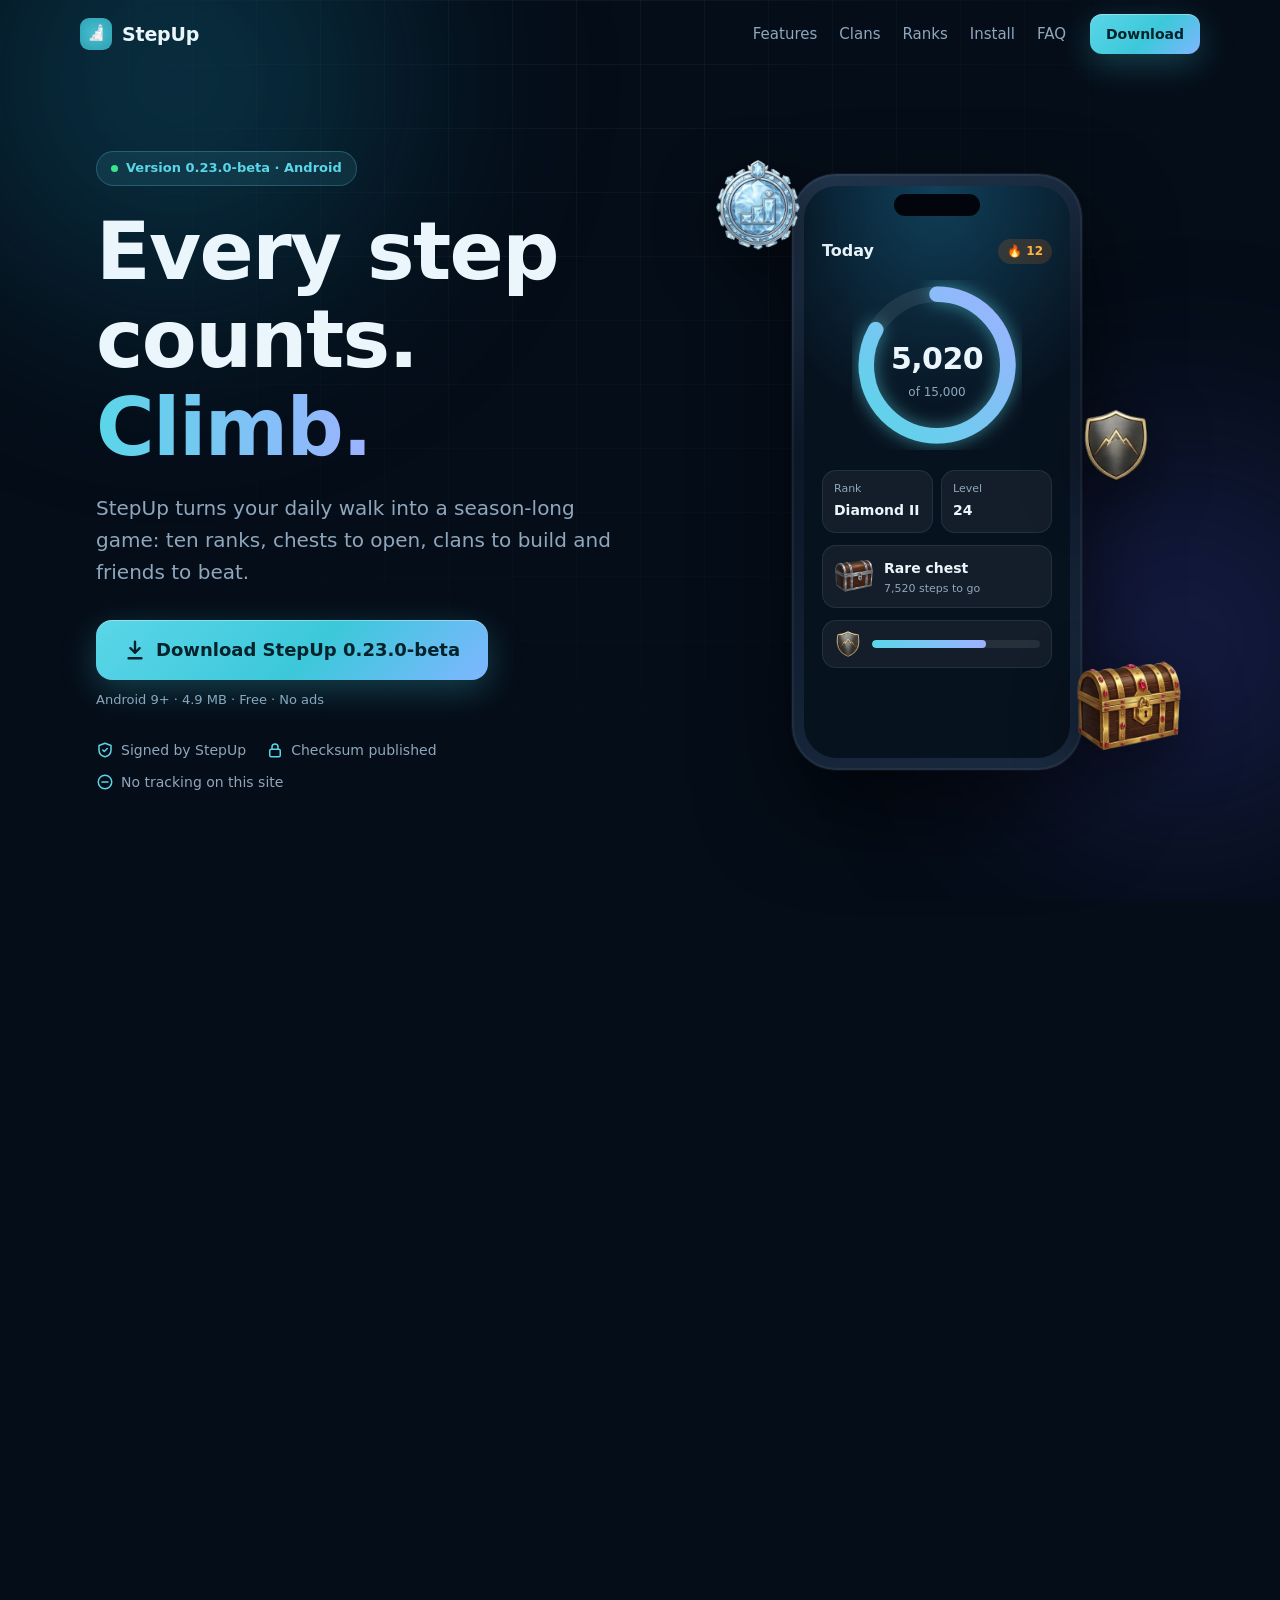
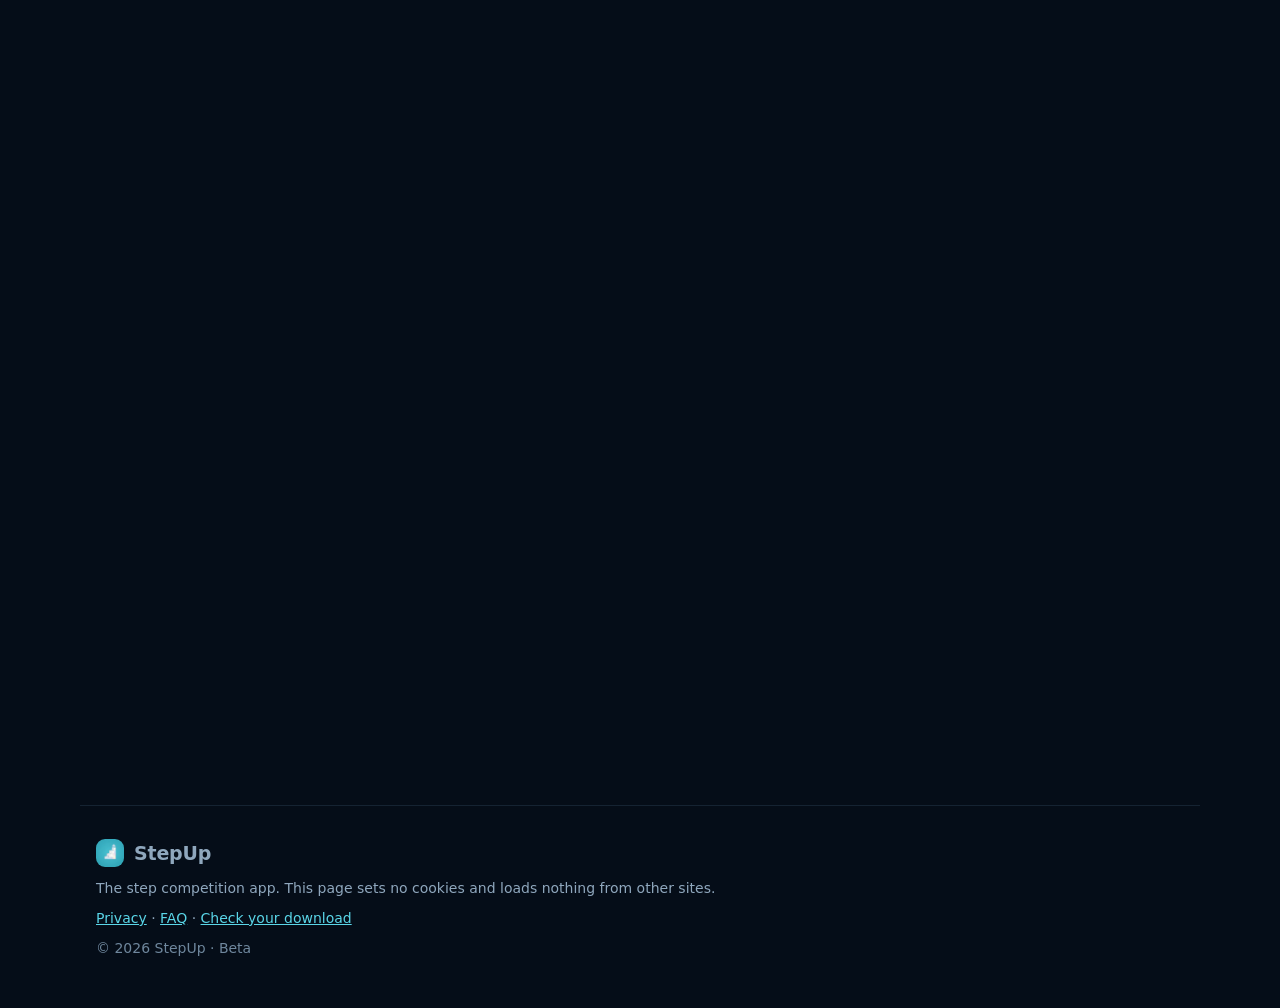
<file: index.html>
<!doctype html>
<html lang="en">
<head>
<meta charset="utf-8">
<meta name="viewport" content="width=device-width, initial-scale=1, viewport-fit=cover">
<meta http-equiv="Content-Security-Policy" content="default-src 'none'; script-src 'self'; style-src 'self'; img-src 'self' data:; connect-src 'self'; manifest-src 'self'; base-uri 'none'; form-action 'none'; object-src 'none'; upgrade-insecure-requests">
<meta name="referrer" content="no-referrer">
<meta name="color-scheme" content="dark">
<meta name="theme-color" content="#07121f">
<title>StepUp – walk, climb the ranks, win with your clan</title>
<meta name="description" content="StepUp turns your daily steps into a game: 10 ranks, chests, clans, duels and seasons. Download the latest version for Android.">
<link rel="icon" href="icon.png">
<link rel="apple-touch-icon" href="icon.png">
<meta property="og:type" content="website">
<meta property="og:title" content="StepUp – every step counts">
<meta property="og:description" content="Ranks, chests, clans and duels for your daily walk. Free for Android.">
<meta property="og:image" content="https://speedtestyrv.github.io/stepup/img/og.png">
<meta property="og:image:width" content="1200">
<meta property="og:image:height" content="630">
<meta property="og:url" content="https://speedtestyrv.github.io/stepup/">
<meta property="og:site_name" content="StepUp">
<meta name="twitter:card" content="summary_large_image">
<link rel="canonical" href="https://speedtestyrv.github.io/stepup/">
<link rel="manifest" href="site.webmanifest">
<link rel="stylesheet" href="style.css">
<script src="app.js" defer></script>
</head>
<body>
<div class="bg" aria-hidden="true"><span class="orb o1"></span><span class="orb o2"></span><span class="grid"></span></div>

<header class="nav" id="nav">
  <a class="brand" href="#top" aria-label="StepUp home"><img src="img/ic_launcher_art.webp" alt="" width="32" height="32"><span>StepUp</span></a>
  <nav class="links" aria-label="Sections">
    <a href="#features">Features</a><a href="#clans">Clans</a><a href="#ranks">Ranks</a><a href="#install">Install</a><a href="#faq">FAQ</a>
  </nav>
  <a class="btn btn-sm dl" href="#install">Download</a>
</header>

<main id="top">
  <!-- Hero -->
  <section class="hero">
    <div class="hero-text">
      <span class="eyebrow reveal"><span class="dot"></span><span id="ver">Android · Beta</span></span>
      <h1 class="reveal">Every step<br>counts. <span class="grad">Climb.</span></h1>
      <p class="lead reveal">StepUp turns your daily walk into a season-long game: ten ranks, chests to open, clans to build and friends to beat.</p>
      <div class="cta reveal">
        <a class="btn btn-lg dl" href="#install">
          <svg viewBox="0 0 24 24" aria-hidden="true"><path d="M12 3v12m0 0-5-5m5 5 5-5M5 21h14"/></svg>
          <span class="dltext">Download for Android</span>
        </a>
        <span class="meta"><span class="size">Android 9+ · about 5 MB</span> · Free · No ads</span>
      </div>
      <ul class="trust reveal" aria-label="Safety">
        <li><svg viewBox="0 0 24 24" aria-hidden="true"><path d="M12 3l8 3v6c0 5-3.5 8-8 9-4.5-1-8-4-8-9V6z"/><path d="m9 12 2 2 4-4"/></svg>Signed by StepUp</li>
        <li><svg viewBox="0 0 24 24" aria-hidden="true"><rect x="5" y="11" width="14" height="10" rx="2"/><path d="M8 11V8a4 4 0 0 1 8 0v3"/></svg>Checksum published</li>
        <li><svg viewBox="0 0 24 24" aria-hidden="true"><circle cx="12" cy="12" r="9"/><path d="M8 12h8"/></svg>No tracking on this site</li>
      </ul>
    </div>

    <div class="hero-art reveal">
      <img class="float f1" src="img/rank_7.webp" alt="" width="96" height="96">
      <img class="float f2" src="img/chest_legendary.webp" alt="" width="110" height="110">
      <img class="float f3" src="img/clan_emblem_4.webp" alt="" width="76" height="76">
      <div class="phone" role="img" aria-label="The StepUp home screen with today's step ring">
        <div class="notch"></div>
        <div class="screen">
          <div class="s-top"><span>Today</span><span class="chip">🔥 12</span></div>
          <div class="ring">
            <svg viewBox="0 0 120 120" aria-hidden="true">
              <defs><linearGradient id="rg" x1="0" y1="0" x2="1" y2="1"><stop offset="0" stop-color="#5ad6e8"/><stop offset="1" stop-color="#9db2ff"/></linearGradient></defs>
              <circle cx="60" cy="60" r="50" class="track"/>
              <circle cx="60" cy="60" r="50" class="fill" id="ringfill"/>
            </svg>
            <div class="ring-num"><b id="steps">0</b><small>of 15,000</small></div>
          </div>
          <div class="s-row">
            <div class="s-card"><small>Rank</small><b>Diamond II</b></div>
            <div class="s-card"><small>Level</small><b>24</b></div>
          </div>
          <div class="s-chest"><img src="img/chest_rare.webp" alt="" width="40" height="40"><div><b>Rare chest</b><small id="next">7,520 steps to go</small></div></div>
          <div class="s-clan"><img src="img/clan_emblem_4.webp" alt="" width="28" height="28"><div class="bar"><span id="clanbar"></span></div></div>
        </div>
      </div>
    </div>
  </section>

  <!-- Numbers -->
  <section class="stats" aria-label="StepUp in numbers">
    <div class="stat reveal"><b data-count="10">0</b><span>ranks from Iron to Legend</span></div>
    <div class="stat reveal"><b data-count="4">0</b><span>chest tiers to open</span></div>
    <div class="stat reveal"><b data-count="10">0</b><span>players per clan</span></div>
    <div class="stat reveal"><b data-count="30">0</b><span>day seasons</span></div>
  </section>

  <!-- Features -->
  <section class="block" id="features">
    <h2 class="reveal">Built to keep you walking</h2>
    <p class="sub reveal">Real steps from Health Connect and Google Fit. Real rivals. A reason to take the long way home.</p>
    <div class="cards">
      <article class="card reveal"><div class="art"><img src="img/rank_4.webp" alt="" width="64" height="64"><img src="img/rank_8.webp" alt="" width="64" height="64"></div><h3>Ranked challenges</h3><p>Pick a walk, beat the clock, earn rank points. Ten tiers, each harder than the last.</p></article>
      <article class="card reveal"><div class="art"><img src="img/chest_common.webp" alt="" width="64" height="64"><img src="img/chest_epic.webp" alt="" width="64" height="64"></div><h3>Chests every 10,000 steps</h3><p>Open them with a spin: XP, rank points, 2x boosts, rerolls and streak restores.</p></article>
      <article class="card reveal"><div class="art"><img src="img/clan_emblem_9.webp" alt="" width="64" height="64"><img src="img/clan_vault.webp" alt="" width="64" height="64"></div><h3>Clans with a vault</h3><p>Walk together, fill the season track and stock the vault. The leader pays the salaries.</p></article>
      <article class="card reveal"><div class="art icon"><svg viewBox="0 0 24 24" aria-hidden="true"><path d="M14.5 17.5 3 6V3h3l11.5 11.5M13 19l6-6M16 16l4 4M19 21l2-2"/><path d="M9.5 6.5 21 18v3h-3L6.5 9.5M11 5 5 11M8 8 4 4"/></svg></div><h3>Duels and friends</h3><p>Challenge a friend for 1, 3 or 7 days. Chat, gift items and trade face to face.</p></article>
      <article class="card reveal"><div class="art icon"><svg viewBox="0 0 24 24" aria-hidden="true"><path d="M12 3c1 3 4 4 4 8a4 4 0 0 1-8 0c0-2 1-3 1-3 0 2 1.5 3 1.5 3S9 8 12 3z"/><path d="M8 21h8"/></svg></div><h3>Streaks and quests</h3><p>Daily and weekly quests, a streak with gift days, and a weekly plan that fits your life.</p></article>
      <article class="card reveal"><div class="art"><img src="img/crown.webp" alt="" width="64" height="64"></div><h3>Seasons and the crown</h3><p>A fresh leaderboard every 30 days. Finish first and the crown is yours.</p></article>
      <article class="card reveal"><div class="art icon"><svg viewBox="0 0 24 24" aria-hidden="true"><path d="M4 19h16M7 15V9M12 15V5M17 15v-4"/></svg></div><h3>Your week in numbers</h3><p>Distance, calories, a Monday recap and monthly reports. See how far you've really come.</p></article>
      <article class="card reveal"><div class="art icon"><svg viewBox="0 0 24 24" aria-hidden="true"><path d="M6 8a6 6 0 0 1 12 0c0 7 3 9 3 9H3s3-2 3-9"/><path d="M10.3 21a1.94 1.94 0 0 0 3.4 0"/></svg></div><h3>Smart reminders</h3><p>A nudge before your streak breaks, plan reminders, and rest and water alerts on long walks.</p></article>
      <article class="card reveal"><div class="art"><img src="img/item_boost.webp" alt="" width="64" height="64"></div><h3>Gifts and trades</h3><p>Send items to friends or trade face to face: both press Ready, then Accept.</p></article>
    </div>
  </section>

  <!-- Clans spotlight -->
  <section class="block split" id="clans">
    <div class="reveal">
      <span class="eyebrow"><span class="dot"></span>Clans</span>
      <h2>Clans: walk as one</h2>
      <p class="sub left">Up to ten players. Every step after you join fills the clan's season track. Each milestone drops a chest into the clan vault, and only the leader decides who gets paid.</p>
      <ul class="ticks">
        <li>Clan leaderboard: today, this week, this season</li>
        <li>Open clans or join by request</li>
        <li>Salaries arrive straight in your inventory</li>
      </ul>
    </div>
    <div class="track-demo reveal" aria-label="A clan season track filling up">
      <div class="track-head"><img src="img/clan_emblem_4.webp" alt="" width="44" height="44"><div><b>Baltic Striders</b><small>Season track</small></div></div>
      <div class="track">
        <div class="line"><span class="line-fill"></span></div>
        <div class="nodes">
          <span class="node"><img src="img/chest_common.webp" alt="Common chest" width="44" height="44"><small>50k</small></span>
          <span class="node"><img src="img/chest_rare.webp" alt="Rare chest" width="44" height="44"><small>175k</small></span>
          <span class="node"><img src="img/chest_epic.webp" alt="Epic chest" width="44" height="44"><small>500k</small></span>
          <span class="node"><img src="img/chest_legendary.webp" alt="Legendary chest" width="44" height="44"><small>1.6M</small></span>
        </div>
      </div>
      <div class="vault"><img src="img/clan_vault.webp" alt="" width="56" height="56"><div><b>Clan vault</b><small>The leader pays salaries</small></div></div>
    </div>
  </section>

  <!-- Ranks -->
  <section class="block" id="ranks">
    <h2 class="reveal">From Iron to Legend</h2>
    <p class="sub reveal">Ten ranks. Win challenges to climb, miss them and you slide back.</p>
    <div class="ladder reveal">
      <figure><img src="img/rank_1.webp" alt="" width="72" height="72"><figcaption>Iron</figcaption></figure>
      <figure><img src="img/rank_2.webp" alt="" width="72" height="72"><figcaption>Bronze</figcaption></figure>
      <figure><img src="img/rank_3.webp" alt="" width="72" height="72"><figcaption>Silver</figcaption></figure>
      <figure><img src="img/rank_4.webp" alt="" width="72" height="72"><figcaption>Gold</figcaption></figure>
      <figure><img src="img/rank_5.webp" alt="" width="72" height="72"><figcaption>Platinum</figcaption></figure>
      <figure><img src="img/rank_6.webp" alt="" width="72" height="72"><figcaption>Emerald</figcaption></figure>
      <figure><img src="img/rank_7.webp" alt="" width="72" height="72"><figcaption>Diamond</figcaption></figure>
      <figure><img src="img/rank_8.webp" alt="" width="72" height="72"><figcaption>Master</figcaption></figure>
      <figure><img src="img/rank_9.webp" alt="" width="72" height="72"><figcaption>Grandmaster</figcaption></figure>
      <figure><img src="img/rank_10.webp" alt="" width="72" height="72"><figcaption>Legend</figcaption></figure>
    </div>
  </section>

  <!-- Install -->
  <section class="block" id="install">
    <div class="download-panel reveal">
      <img src="img/ic_launcher_art.webp" alt="" width="88" height="88">
      <h2>Get StepUp</h2>
      <p class="sub" id="vername">The latest version for Android</p>
      <a class="btn btn-lg dl" id="dl" href="#" rel="noopener">
        <svg viewBox="0 0 24 24" aria-hidden="true"><path d="M12 3v12m0 0-5-5m5 5 5-5M5 21h14"/></svg>
        <span class="dltext">Download for Android</span>
      </a>
      <span class="meta"><span class="size">Android 9+ · about 5 MB</span></span>
      <div class="qr" id="qr">
        <img src="img/qr.svg" alt="QR code that opens this page" width="132" height="132">
        <p><b>On a computer?</b> Scan this with your phone's camera to open the page there and download StepUp.</p>
      </div>
    </div>

    <div class="steps">
      <div class="step reveal"><b>1</b><h3>Download</h3><p>Tap Download and open the file. Allow installs from your browser if asked.</p></div>
      <div class="step reveal"><b>2</b><h3>Install</h3><p>Play Protect may suggest a scan: tap Scan app or Install without scanning. StepUp is just new to Google.</p></div>
      <div class="step reveal"><b>3</b><h3>Walk</h3><p>Create your account (one per phone) and allow steps in Health Connect. That's it.</p></div>
    </div>

    <div class="two">
      <div class="panel reveal">
        <h3>Updating</h3>
        <p>Install the new file over your old StepUp. Your progress lives on your account, nothing is lost. Open the file with the newest version in its name; older StepUp files in Downloads can be deleted.</p>
        <p class="muted">"App not installed"? Your phone has a very old StepUp (1.5 or older) signed differently. Uninstall it, install the new file and sign in again.</p>
      </div>
      <div class="panel reveal" id="notes-box" hidden>
        <h3 id="notes-title">What's new</h3>
        <ul class="ticks" id="notes"></ul>
      </div>
    </div>

    <!-- Verify -->
    <div class="panel verify reveal" id="verify">
      <h3><svg viewBox="0 0 24 24" aria-hidden="true"><path d="M12 3l8 3v6c0 5-3.5 8-8 9-4.5-1-8-4-8-9V6z"/><path d="m9 12 2 2 4-4"/></svg>Check that your download is genuine</h3>
      <p class="muted">Only download StepUp from this page. Every release is signed with the StepUp key; a changed or fake file can't carry that signature and won't install over the real app.</p>
      <dl>
        <dt>File SHA-256</dt><dd><code id="sha">published with each release</code><button class="copy" data-copy="sha" type="button">Copy</button></dd>
        <dt>Signing certificate SHA-256</dt><dd><code id="cert">83:42:20:C7:A9:91:3B:F7:CF:BC:21:94:74:7A:CE:2C:17:46:33:36:41:24:26:E0:58:2B:0A:A5:16:7A:80:10</code><button class="copy" data-copy="cert" type="button">Copy</button></dd>
      </dl>
    </div>
  </section>

  <!-- FAQ -->
  <section class="block" id="faq">
    <h2 class="reveal">Questions</h2>
    <p class="sub reveal">Short answers to what people ask most.</p>
    <div class="faq">
      <details class="reveal"><summary>Is StepUp free?</summary><p>Yes. No ads, no subscriptions, nothing to buy. Everything in the game is earned by walking.</p></details>
      <details class="reveal"><summary>Which phones does it work on?</summary><p>Android 9 or newer with Health Connect (built into Android 14 and newer, a free app from Google Play on older phones). iPhone is not supported.</p></details>
      <details class="reveal"><summary>Where do my steps come from?</summary><p>From Health Connect: your phone's own step counter, Google Fit, Samsung Health or a watch that syncs there. Steps typed in by hand don't count. The app has a step-by-step Google Fit guide.</p></details>
      <details class="reveal"><summary>Why isn't it on Google Play?</summary><p>StepUp is in beta and shared straight from this page. Every file is signed with the StepUp key and its checksum is published here, so you can check it's genuine.</p></details>
      <details class="reveal"><summary>Play Protect warns me. Is that safe?</summary><p>Google warns about apps it hasn't seen many times yet. Tap <i>Scan app</i> or <i>Install without scanning</i>. Only download StepUp from this page.</p></details>
      <details class="reveal"><summary>How do I update?</summary><p>When a new version is out, the app tells you and its button brings you here. Install the new file over the old one; your progress is saved on your account.</p></details>
      <details class="reveal"><summary>I got a new phone. What now?</summary><p>One account works on one phone. On the new phone sign in and tap <i>Move my account</i>: after 3 days it moves over, and your old phone can cancel it. You can move once every 30 days.</p></details>
      <details class="reveal"><summary>What data does StepUp keep?</summary><p>Your email (for signing in, never shown), username, optional country, city and photo, and your daily step totals and game progress. <a href="privacy.html">Read the privacy page</a>.</p></details>
      <details class="reveal"><summary>How do I delete my account?</summary><p>In the app: Settings → Delete account. Your profile and progress are removed and the phone is freed.</p></details>
    </div>
  </section>
</main>

<footer class="foot">
  <div class="brand"><img src="img/ic_launcher_art.webp" alt="" width="28" height="28"><span>StepUp</span></div>
  <p>The step competition app. This page sets no cookies and loads nothing from other sites.</p>
  <p><a href="privacy.html">Privacy</a> · <a href="#faq">FAQ</a> · <a href="#verify">Check your download</a></p>
  <p class="muted">© 2026 StepUp · Beta</p>
</footer>
</body>
</html>
</file>
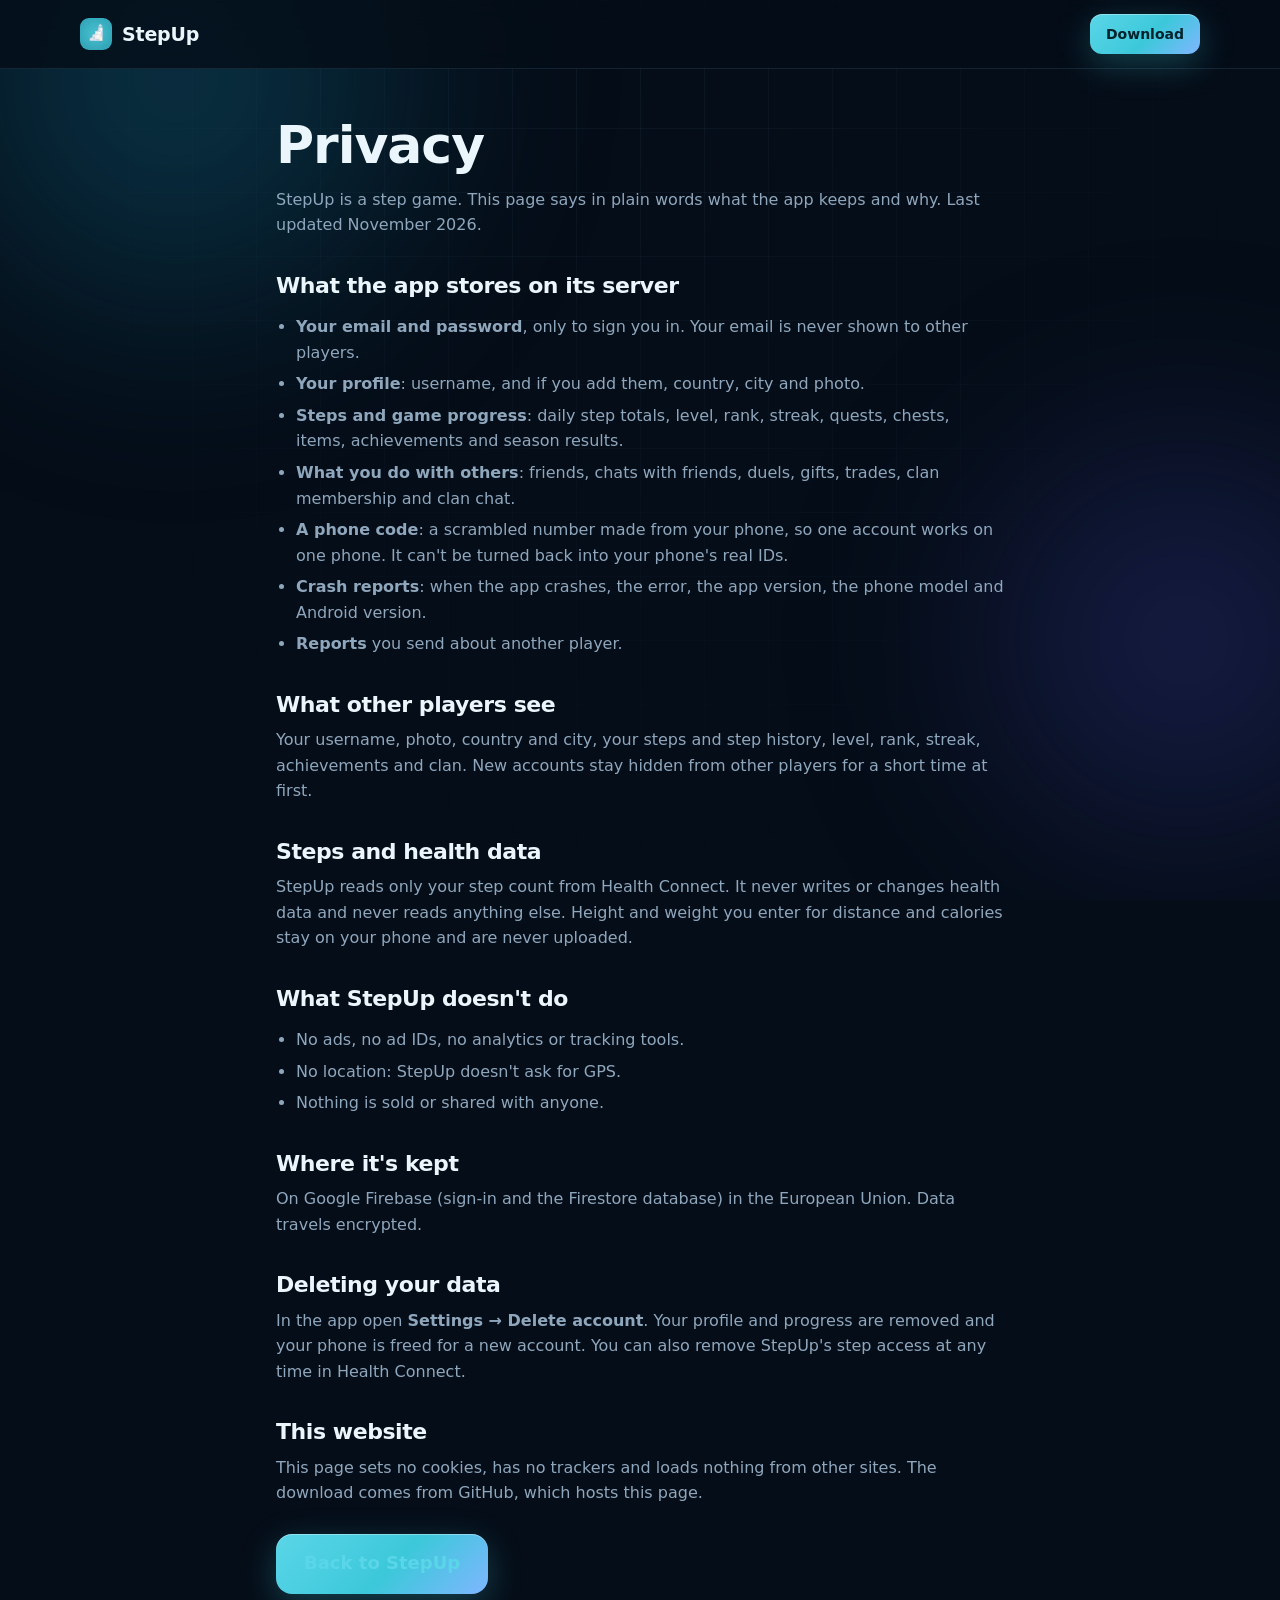
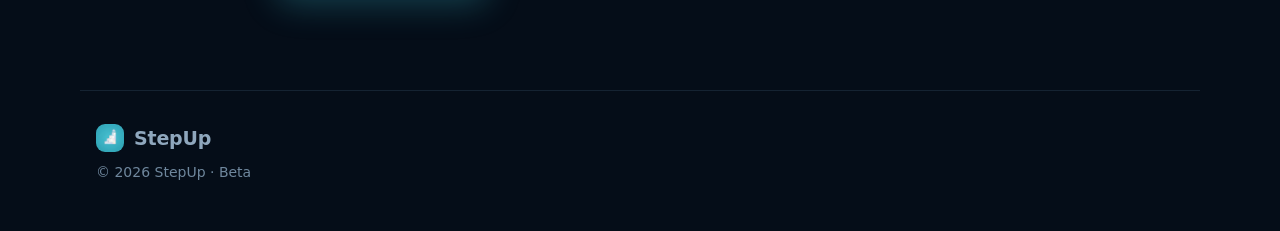
<file: privacy.html>
<!doctype html>
<html lang="en">
<head>
<meta charset="utf-8">
<meta name="viewport" content="width=device-width, initial-scale=1, viewport-fit=cover">
<meta http-equiv="Content-Security-Policy" content="default-src 'none'; style-src 'self'; img-src 'self'; manifest-src 'self'; base-uri 'none'; form-action 'none'; object-src 'none'; upgrade-insecure-requests">
<meta name="referrer" content="no-referrer">
<meta name="color-scheme" content="dark">
<meta name="theme-color" content="#07121f">
<title>StepUp privacy</title>
<meta name="description" content="What the StepUp app stores, why, and how to delete it.">
<link rel="icon" href="icon.png">
<link rel="canonical" href="https://speedtestyrv.github.io/stepup/privacy.html">
<link rel="stylesheet" href="style.css">
</head>
<body>
<div class="bg" aria-hidden="true"><span class="orb o1"></span><span class="orb o2"></span><span class="grid"></span></div>
<header class="nav scrolled">
  <a class="brand" href="./" aria-label="StepUp home"><img src="img/ic_launcher_art.webp" alt="" width="32" height="32"><span>StepUp</span></a>
  <a class="btn btn-sm push" href="./#install">Download</a>
</header>
<main class="doc">
  <h1>Privacy</h1>
  <p>StepUp is a step game. This page says in plain words what the app keeps and why. Last updated November 2026.</p>

  <h2>What the app stores on its server</h2>
  <ul>
    <li><b>Your email and password</b>, only to sign you in. Your email is never shown to other players.</li>
    <li><b>Your profile</b>: username, and if you add them, country, city and photo.</li>
    <li><b>Steps and game progress</b>: daily step totals, level, rank, streak, quests, chests, items, achievements and season results.</li>
    <li><b>What you do with others</b>: friends, chats with friends, duels, gifts, trades, clan membership and clan chat.</li>
    <li><b>A phone code</b>: a scrambled number made from your phone, so one account works on one phone. It can't be turned back into your phone's real IDs.</li>
    <li><b>Crash reports</b>: when the app crashes, the error, the app version, the phone model and Android version.</li>
    <li><b>Reports</b> you send about another player.</li>
  </ul>

  <h2>What other players see</h2>
  <p>Your username, photo, country and city, your steps and step history, level, rank, streak, achievements and clan. New accounts stay hidden from other players for a short time at first.</p>

  <h2>Steps and health data</h2>
  <p>StepUp reads only your step count from Health Connect. It never writes or changes health data and never reads anything else. Height and weight you enter for distance and calories stay on your phone and are never uploaded.</p>

  <h2>What StepUp doesn't do</h2>
  <ul>
    <li>No ads, no ad IDs, no analytics or tracking tools.</li>
    <li>No location: StepUp doesn't ask for GPS.</li>
    <li>Nothing is sold or shared with anyone.</li>
  </ul>

  <h2>Where it's kept</h2>
  <p>On Google Firebase (sign-in and the Firestore database) in the European Union. Data travels encrypted.</p>

  <h2>Deleting your data</h2>
  <p>In the app open <b>Settings → Delete account</b>. Your profile and progress are removed and your phone is freed for a new account. You can also remove StepUp's step access at any time in Health Connect.</p>

  <h2>This website</h2>
  <p>This page sets no cookies, has no trackers and loads nothing from other sites. The download comes from GitHub, which hosts this page.</p>

  <a class="btn btn-lg" href="./">Back to StepUp</a>
</main>
<footer class="foot">
  <div class="brand"><img src="img/ic_launcher_art.webp" alt="" width="28" height="28"><span>StepUp</span></div>
  <p class="muted">© 2026 StepUp · Beta</p>
</footer>
</body>
</html>
</file>
<file: style.css>
:root {
  --bg: #050d18; --bg2: #07121f; --card: rgba(16, 33, 54, .62); --card-solid: #0f1f33; --line: rgba(120, 170, 210, .14);
  --text: #eaf6fb; --muted: #8fa7bd; --aqua: #5ad6e8; --aqua2: #3cc8da; --peri: #9db2ff; --gold: #d4a537; --green: #3be48b;
  --radius: 22px; --ease: cubic-bezier(.2, .8, .2, 1);
}
* { box-sizing: border-box; }
html { scroll-behavior: smooth; -webkit-text-size-adjust: 100%; }
body {
  margin: 0; color: var(--text); background: var(--bg); overflow-x: hidden;
  font: 16px/1.6 "Inter", system-ui, -apple-system, "Segoe UI", Roboto, sans-serif; -webkit-font-smoothing: antialiased;
}
img { display: block; max-width: 100%; height: auto; }
a { color: inherit; }
h1, h2, h3 { margin: 0; letter-spacing: -.02em; line-height: 1.1; }
p { margin: 0; }
svg { fill: none; stroke: currentColor; stroke-width: 2; stroke-linecap: round; stroke-linejoin: round; }

/* Background: two slow glowing orbs and a faint grid */
.bg { position: fixed; inset: 0; z-index: -1; overflow: hidden; pointer-events: none; }
.orb { position: absolute; border-radius: 50%; filter: blur(80px); opacity: .55; animation: drift 22s ease-in-out infinite alternate; }
.o1 { width: 46rem; height: 46rem; left: -12rem; top: -18rem; background: radial-gradient(circle, #0f5e78 0%, transparent 65%); }
.o2 { width: 40rem; height: 40rem; right: -14rem; top: 20rem; background: radial-gradient(circle, #2b2f7a 0%, transparent 65%); animation-delay: -8s; }
.grid { position: absolute; inset: 0; background-image: linear-gradient(var(--line) 1px, transparent 1px), linear-gradient(90deg, var(--line) 1px, transparent 1px);
  background-size: 64px 64px; mask-image: radial-gradient(ellipse at 50% 0%, #000 0%, transparent 70%); -webkit-mask-image: radial-gradient(ellipse at 50% 0%, #000 0%, transparent 70%); opacity: .5; }
@keyframes drift { to { transform: translate(6rem, 4rem) scale(1.1); } }

/* Navigation */
.nav { position: sticky; top: 0; z-index: 10; display: flex; align-items: center; gap: 24px; padding: 14px max(16px, calc((100vw - 1120px) / 2));
  transition: background .3s, border-color .3s; border-bottom: 1px solid transparent; }
.nav.scrolled { background: rgba(5, 13, 24, .78); backdrop-filter: blur(14px); -webkit-backdrop-filter: blur(14px); border-color: var(--line); }
.brand { display: flex; align-items: center; gap: 10px; text-decoration: none; font-weight: 700; font-size: 19px; letter-spacing: -.01em; }
.brand img { border-radius: 9px; }
.links { display: flex; gap: 22px; margin-left: auto; font-size: 15px; }
.links a { color: var(--muted); text-decoration: none; transition: color .2s; }
.links a:hover { color: var(--text); }

/* Buttons */
.btn { position: relative; display: inline-flex; align-items: center; justify-content: center; gap: 10px; text-decoration: none; font-weight: 700;
  color: #03222b; background: linear-gradient(135deg, var(--aqua), var(--aqua2) 55%, #7fb6ff); border-radius: 16px; overflow: hidden; isolation: isolate;
  box-shadow: 0 10px 34px rgba(60, 200, 218, .28), inset 0 1px 0 rgba(255, 255, 255, .35); transition: transform .2s var(--ease), box-shadow .2s; }
.btn::after { content: ""; position: absolute; inset: 0; z-index: -1; background: linear-gradient(110deg, transparent 30%, rgba(255, 255, 255, .45) 50%, transparent 70%);
  transform: translateX(-120%); animation: shine 4.5s ease-in-out infinite; }
.btn:hover { transform: translateY(-2px); box-shadow: 0 16px 44px rgba(60, 200, 218, .38), inset 0 1px 0 rgba(255, 255, 255, .35); }
.btn:active { transform: scale(.98); }
.btn svg { width: 22px; height: 22px; stroke-width: 2.6; }
.btn-lg { min-height: 60px; padding: 0 28px; font-size: 18px; }
.btn-sm { padding: 9px 16px; font-size: 14px; border-radius: 12px; }
@keyframes shine { 0%, 60% { transform: translateX(-120%); } 85%, 100% { transform: translateX(120%); } }

/* Hero */
main { max-width: 1120px; margin: 0 auto; padding: 0 16px; }
.hero { display: grid; grid-template-columns: 1.05fr .95fr; gap: 48px; align-items: center; min-height: calc(100vh - 70px); padding: 40px 0 64px; }
.eyebrow { display: inline-flex; align-items: center; gap: 8px; padding: 6px 14px; border-radius: 99px; background: rgba(90, 214, 232, .1);
  border: 1px solid rgba(90, 214, 232, .25); color: var(--aqua); font-size: 13px; font-weight: 600; }
.dot { width: 7px; height: 7px; border-radius: 50%; background: var(--green); box-shadow: 0 0 0 0 rgba(59, 228, 139, .6); animation: pulse 2s infinite; }
@keyframes pulse { 70% { box-shadow: 0 0 0 9px rgba(59, 228, 139, 0); } 100% { box-shadow: 0 0 0 0 rgba(59, 228, 139, 0); } }
h1 { margin-top: 22px; font-size: clamp(44px, 7vw, 80px); font-weight: 800; }
.grad { background: linear-gradient(90deg, var(--aqua), var(--peri), var(--aqua)); background-size: 200% auto; -webkit-background-clip: text; background-clip: text;
  color: transparent; animation: flow 6s linear infinite; }
@keyframes flow { to { background-position: 200% center; } }
.lead { margin-top: 20px; max-width: 520px; font-size: clamp(17px, 2vw, 20px); color: var(--muted); }
.cta { display: flex; flex-direction: column; align-items: flex-start; gap: 10px; margin-top: 32px; }
.meta { color: var(--muted); font-size: 13px; }
.trust { display: flex; flex-wrap: wrap; gap: 10px 20px; margin: 28px 0 0; padding: 0; list-style: none; color: var(--muted); font-size: 14px; }
.trust li { display: flex; align-items: center; gap: 7px; }
.trust svg { width: 18px; height: 18px; color: var(--aqua); }

/* Phone mockup */
.hero-art { position: relative; display: flex; justify-content: center; padding: 30px 0; }
.phone { position: relative; width: 290px; aspect-ratio: 9 / 18.5; border-radius: 44px; padding: 12px; background: linear-gradient(160deg, #23364d, #0b1626 40%, #1a2a40);
  box-shadow: 0 40px 90px rgba(0, 0, 0, .55), 0 0 0 1px rgba(255, 255, 255, .06), inset 0 0 0 2px rgba(255, 255, 255, .05); animation: hover 7s ease-in-out infinite; }
.notch { position: absolute; top: 20px; left: 50%; width: 86px; height: 22px; margin-left: -43px; border-radius: 99px; background: #02060c; z-index: 2; }
.screen { height: 100%; border-radius: 33px; padding: 52px 18px 18px; background: radial-gradient(120% 70% at 50% 0%, #10405a 0%, #07121f 60%); overflow: hidden;
  display: flex; flex-direction: column; gap: 12px; }
.s-top { display: flex; justify-content: space-between; align-items: center; font-weight: 700; }
.chip { font-size: 12px; padding: 3px 9px; border-radius: 99px; background: rgba(255, 122, 26, .16); color: #ffb443; }
.ring { position: relative; width: 170px; margin: 4px auto 0; }
.ring svg { width: 100%; transform: rotate(-90deg); }
.ring .track { stroke: rgba(255, 255, 255, .08); stroke-width: 11; }
.ring .fill { stroke: url(#rg); stroke-width: 11; stroke-dasharray: 314.16; stroke-dashoffset: 314.16; filter: drop-shadow(0 0 6px rgba(90, 214, 232, .55)); }
.ring-num { position: absolute; inset: 0; display: flex; flex-direction: column; align-items: center; justify-content: center; }
.ring-num b { font-size: 30px; font-variant-numeric: tabular-nums; letter-spacing: -.02em; }
.ring-num small { color: var(--muted); font-size: 12px; }
.s-row { display: grid; grid-template-columns: 1fr 1fr; gap: 8px; }
.s-card, .s-chest, .s-clan { border-radius: 14px; background: rgba(255, 255, 255, .05); border: 1px solid var(--line); padding: 9px 11px; }
.s-card small, .s-chest small { display: block; color: var(--muted); font-size: 11px; }
.s-card b, .s-chest b { font-size: 14px; }
.s-chest, .s-clan { display: flex; align-items: center; gap: 10px; }
.s-clan .bar { flex: 1; height: 8px; border-radius: 99px; background: rgba(255, 255, 255, .08); overflow: hidden; }
.s-clan .bar span { display: block; height: 100%; width: 0; border-radius: 99px; background: linear-gradient(90deg, var(--aqua), var(--peri)); transition: width 2.4s var(--ease); }
.float { position: absolute; z-index: 3; filter: drop-shadow(0 18px 30px rgba(0, 0, 0, .5)); animation: bob 6s ease-in-out infinite; }
.f1 { top: 2%; left: 4%; }
.f2 { bottom: 6%; right: 0; animation-delay: -2s; }
.f3 { top: 40%; right: 6%; animation-delay: -4s; }
@keyframes bob { 50% { transform: translateY(-14px) rotate(-3deg); } }
@keyframes hover { 50% { transform: translateY(-8px); } }

/* Numbers */
.stats { display: grid; grid-template-columns: repeat(4, 1fr); gap: 14px; padding-bottom: 40px; }
.stat { padding: 22px; border-radius: var(--radius); background: var(--card); border: 1px solid var(--line); backdrop-filter: blur(8px); }
.stat b { display: block; font-size: 40px; font-weight: 800; letter-spacing: -.03em; background: linear-gradient(180deg, #fff, #a9d9e6); -webkit-background-clip: text; background-clip: text; color: transparent; }
.stat span { color: var(--muted); font-size: 14px; }

/* Sections */
.block { padding: 88px 0 0; }
.block > h2, .split h2, .download-panel h2 { font-size: clamp(32px, 4.4vw, 50px); font-weight: 800; }
.block > h2 { text-align: center; }
.sub { margin: 14px auto 0; max-width: 620px; text-align: center; color: var(--muted); font-size: 18px; }
.sub.left { margin-left: 0; text-align: left; }
.cards { display: grid; grid-template-columns: repeat(3, 1fr); gap: 16px; margin-top: 44px; }
.card { position: relative; padding: 26px; border-radius: var(--radius); background: var(--card); border: 1px solid var(--line); backdrop-filter: blur(8px);
  transition: transform .35s var(--ease), border-color .35s, box-shadow .35s; overflow: hidden; }
.card::before { content: ""; position: absolute; inset: -1px; border-radius: inherit; padding: 1px; opacity: 0; transition: opacity .35s;
  background: linear-gradient(140deg, var(--aqua), transparent 40%, transparent 60%, var(--peri));
  -webkit-mask: linear-gradient(#000 0 0) content-box, linear-gradient(#000 0 0); -webkit-mask-composite: xor; mask-composite: exclude; }
.card:hover { transform: translateY(-6px); box-shadow: 0 24px 50px rgba(0, 0, 0, .35); }
.card:hover::before { opacity: 1; }
.card .art { display: flex; gap: 6px; height: 64px; margin-bottom: 18px; }
.card .art img { width: 64px; height: 64px; transition: transform .4s var(--ease); }
.card:hover .art img { transform: scale(1.08) rotate(-4deg); }
.card .art.icon { align-items: center; justify-content: center; width: 64px; border-radius: 18px; background: rgba(90, 214, 232, .1); color: var(--aqua); }
.card .art.icon svg { width: 30px; height: 30px; }
.card h3 { font-size: 20px; }
.card p { margin-top: 8px; color: var(--muted); font-size: 15px; }

.split { display: grid; grid-template-columns: 1fr 1fr; gap: 48px; align-items: center; }
.split h2 { margin-top: 16px; }
.ticks { margin: 22px 0 0; padding: 0; list-style: none; }
.ticks li { position: relative; padding-left: 30px; margin: 10px 0; }
.ticks li::before { content: ""; position: absolute; left: 0; top: 4px; width: 18px; height: 18px; border-radius: 50%;
  background: rgba(59, 228, 139, .15) url("data:image/svg+xml,%3Csvg xmlns='http://www.w3.org/2000/svg' viewBox='0 0 24 24' fill='none' stroke='%233be48b' stroke-width='3' stroke-linecap='round' stroke-linejoin='round'%3E%3Cpath d='m6 12 4 4 8-8'/%3E%3C/svg%3E") center / 12px no-repeat; }

.track-demo { padding: 26px; border-radius: var(--radius); background: var(--card); border: 1px solid var(--line); backdrop-filter: blur(8px); }
.track-head, .vault { display: flex; align-items: center; gap: 12px; }
.track-head small, .vault small { display: block; color: var(--muted); font-size: 13px; }
.track { position: relative; margin: 30px 0 26px; }
.line { position: absolute; left: 22px; right: 22px; top: 22px; height: 6px; border-radius: 99px; background: rgba(255, 255, 255, .08); overflow: hidden; }
.line-fill { display: block; width: 0; height: 100%; background: linear-gradient(90deg, var(--green), var(--aqua)); transition: width 2.8s var(--ease); }
.nodes { position: relative; display: flex; justify-content: space-between; }
.node { display: flex; flex-direction: column; align-items: center; gap: 8px; color: var(--muted); font-size: 13px; font-variant-numeric: tabular-nums; }
.node img { opacity: .45; transform: scale(.9); transition: opacity .5s, transform .5s var(--ease); }
.node.on img { opacity: 1; transform: scale(1.05); filter: drop-shadow(0 0 12px rgba(212, 165, 55, .45)); }
.vault { padding-top: 18px; border-top: 1px solid var(--line); }

.ladder { display: flex; gap: 10px; margin-top: 44px; padding: 8px 4px 16px; overflow-x: auto; scroll-snap-type: x mandatory; scrollbar-width: thin; justify-content: safe center; }
.ladder figure { flex: 0 0 auto; margin: 0; width: 96px; text-align: center; scroll-snap-align: center; }
.ladder img { margin: 0 auto; width: 72px; height: 72px; transition: transform .35s var(--ease); }
.ladder figure:hover img { transform: translateY(-6px) scale(1.08); }
.ladder figcaption { margin-top: 8px; color: var(--muted); font-size: 13px; }
.ladder.in figure { animation: rise .7s var(--ease) both; }
.ladder.in figure:nth-child(2) { animation-delay: .05s; } .ladder.in figure:nth-child(3) { animation-delay: .1s; } .ladder.in figure:nth-child(4) { animation-delay: .15s; }
.ladder.in figure:nth-child(5) { animation-delay: .2s; } .ladder.in figure:nth-child(6) { animation-delay: .25s; } .ladder.in figure:nth-child(7) { animation-delay: .3s; }
.ladder.in figure:nth-child(8) { animation-delay: .35s; } .ladder.in figure:nth-child(9) { animation-delay: .4s; } .ladder.in figure:nth-child(10) { animation-delay: .45s; }
@keyframes rise { from { opacity: 0; transform: translateY(24px); } }

/* Download */
.download-panel { position: relative; display: flex; flex-direction: column; align-items: center; gap: 14px; padding: 48px 24px; text-align: center;
  border-radius: 30px; background: radial-gradient(80% 120% at 50% 0%, rgba(60, 200, 218, .2), rgba(15, 31, 51, .7) 60%); border: 1px solid rgba(90, 214, 232, .25); overflow: hidden; }
.download-panel img { border-radius: 22px; box-shadow: 0 16px 48px rgba(60, 200, 218, .35); animation: hover 6s ease-in-out infinite; }
.download-panel .sub { margin-top: 0; }
.steps { display: grid; grid-template-columns: repeat(3, 1fr); gap: 16px; margin-top: 16px; }
.step, .panel { padding: 24px; border-radius: var(--radius); background: var(--card); border: 1px solid var(--line); backdrop-filter: blur(8px); }
.step b { display: grid; place-items: center; width: 36px; height: 36px; border-radius: 12px; background: rgba(90, 214, 232, .14); color: var(--aqua); }
.step h3, .panel h3 { margin-top: 14px; font-size: 19px; }
.panel h3 { margin-top: 0; display: flex; align-items: center; gap: 10px; }
.panel h3 svg { width: 22px; height: 22px; color: var(--green); }
.step p, .panel p { margin-top: 8px; color: var(--muted); font-size: 15px; }
.panel .muted, .muted { color: #6f879d; }
.two { display: grid; grid-template-columns: 1fr 1fr; gap: 16px; margin-top: 16px; }
.verify { margin-top: 16px; }
.verify dl { margin: 18px 0 0; display: grid; gap: 12px; }
.verify dt { color: var(--muted); font-size: 13px; }
.verify dd { margin: 4px 0 0; display: flex; gap: 10px; align-items: center; }
.verify code { flex: 1; min-width: 0; padding: 10px 12px; border-radius: 12px; background: rgba(0, 0, 0, .3); border: 1px solid var(--line);
  font: 12.5px/1.5 ui-monospace, SFMono-Regular, Consolas, monospace; color: #bfe9f2; overflow-wrap: anywhere; }
.copy { flex: 0 0 auto; padding: 9px 14px; border-radius: 10px; border: 1px solid var(--line); background: rgba(255, 255, 255, .05); color: var(--text); font: inherit; font-size: 13px; cursor: pointer; transition: background .2s; }
.copy:hover { background: rgba(255, 255, 255, .1); }

.foot { max-width: 1120px; margin: 96px auto 0; padding: 32px 16px 48px; border-top: 1px solid var(--line); color: var(--muted); font-size: 14px; display: grid; gap: 8px; }

/* Desktop QR */
.qr { display: none; align-items: center; gap: 16px; margin-top: 10px; padding: 14px; border-radius: 18px; background: rgba(0, 0, 0, .22); border: 1px solid var(--line); text-align: left; max-width: 440px; }
.download-panel .qr img { flex: 0 0 auto; border-radius: 10px; background: #fff; padding: 4px; box-shadow: none; animation: none; }
.qr p { margin: 0; color: var(--muted); font-size: 14px; }
.qr b { color: var(--text); }
@media (hover: hover) and (pointer: fine) and (min-width: 901px) { .qr { display: flex; } }

/* FAQ */
.faq { display: grid; gap: 10px; max-width: 780px; margin: 40px auto 0; }
.faq details { border-radius: 18px; background: var(--card); border: 1px solid var(--line); backdrop-filter: blur(8px); transition: border-color .25s; }
.faq details[open] { border-color: rgba(90, 214, 232, .35); }
.faq summary { position: relative; padding: 18px 52px 18px 22px; font-weight: 600; cursor: pointer; list-style: none; }
.faq summary::-webkit-details-marker { display: none; }
.faq summary::after { content: ""; position: absolute; right: 22px; top: 50%; width: 10px; height: 10px; margin-top: -7px; border: solid var(--aqua);
  border-width: 0 2px 2px 0; transform: rotate(45deg); transition: transform .25s var(--ease); }
.faq details[open] summary::after { transform: rotate(-135deg); margin-top: -2px; }
.faq summary:focus-visible, .btn:focus-visible, .copy:focus-visible, .links a:focus-visible { outline: 2px solid var(--aqua); outline-offset: 3px; }
.faq details p { padding: 0 22px 18px; color: var(--muted); font-size: 15px; }
.faq a, .foot a, .doc a { color: var(--aqua); }

/* Text pages (privacy, 404) */
.doc { max-width: 760px; margin: 0 auto; padding: 48px 16px 0; }
.doc h1 { font-size: clamp(34px, 5vw, 52px); margin: 0 0 12px; }
.doc h2 { font-size: 22px; margin: 36px 0 10px; }
.doc p, .doc li { color: var(--muted); }
.doc ul { padding-left: 20px; }
.doc li { margin: 6px 0; }
.doc .btn { margin-top: 28px; }

/* Scroll reveal */
.js .reveal { opacity: 0; transform: translateY(28px); transition: opacity .8s var(--ease), transform .8s var(--ease); }
.js .reveal.in { opacity: 1; transform: none; }

@media (max-width: 900px) {
  .hero, .split { grid-template-columns: 1fr; text-align: center; }
  .hero { min-height: 0; padding-top: 28px; gap: 20px; }
  .lead, .sub.left { margin-left: auto; margin-right: auto; text-align: center; }
  .cta { align-items: center; }
  .trust { justify-content: center; }
  .ticks { display: inline-block; text-align: left; }
  .cards { grid-template-columns: 1fr 1fr; }
  .stats { grid-template-columns: 1fr 1fr; }
  .links { display: none; }
  .nav .btn { margin-left: auto; }
}
@media (max-width: 600px) {
  .cards, .steps, .two { grid-template-columns: 1fr; }
  .phone { width: 250px; }
  .float { transform: scale(.75); }
  .f1 { left: -2%; } .f2 { right: -4%; }
  .block { padding-top: 64px; }
  .stat { padding: 18px; }
  .stat b { font-size: 34px; }
  .ladder { justify-content: flex-start; }
}
@media (prefers-reduced-motion: reduce) {
  *, *::before, *::after { animation: none !important; transition: none !important; scroll-behavior: auto !important; }
  .reveal { opacity: 1; transform: none; }
}
.nav .push { margin-left: auto; }
.doc.center { text-align: center; padding-top: 14vh; }
.doc .lost { margin: 0 auto 18px; }
</file>
